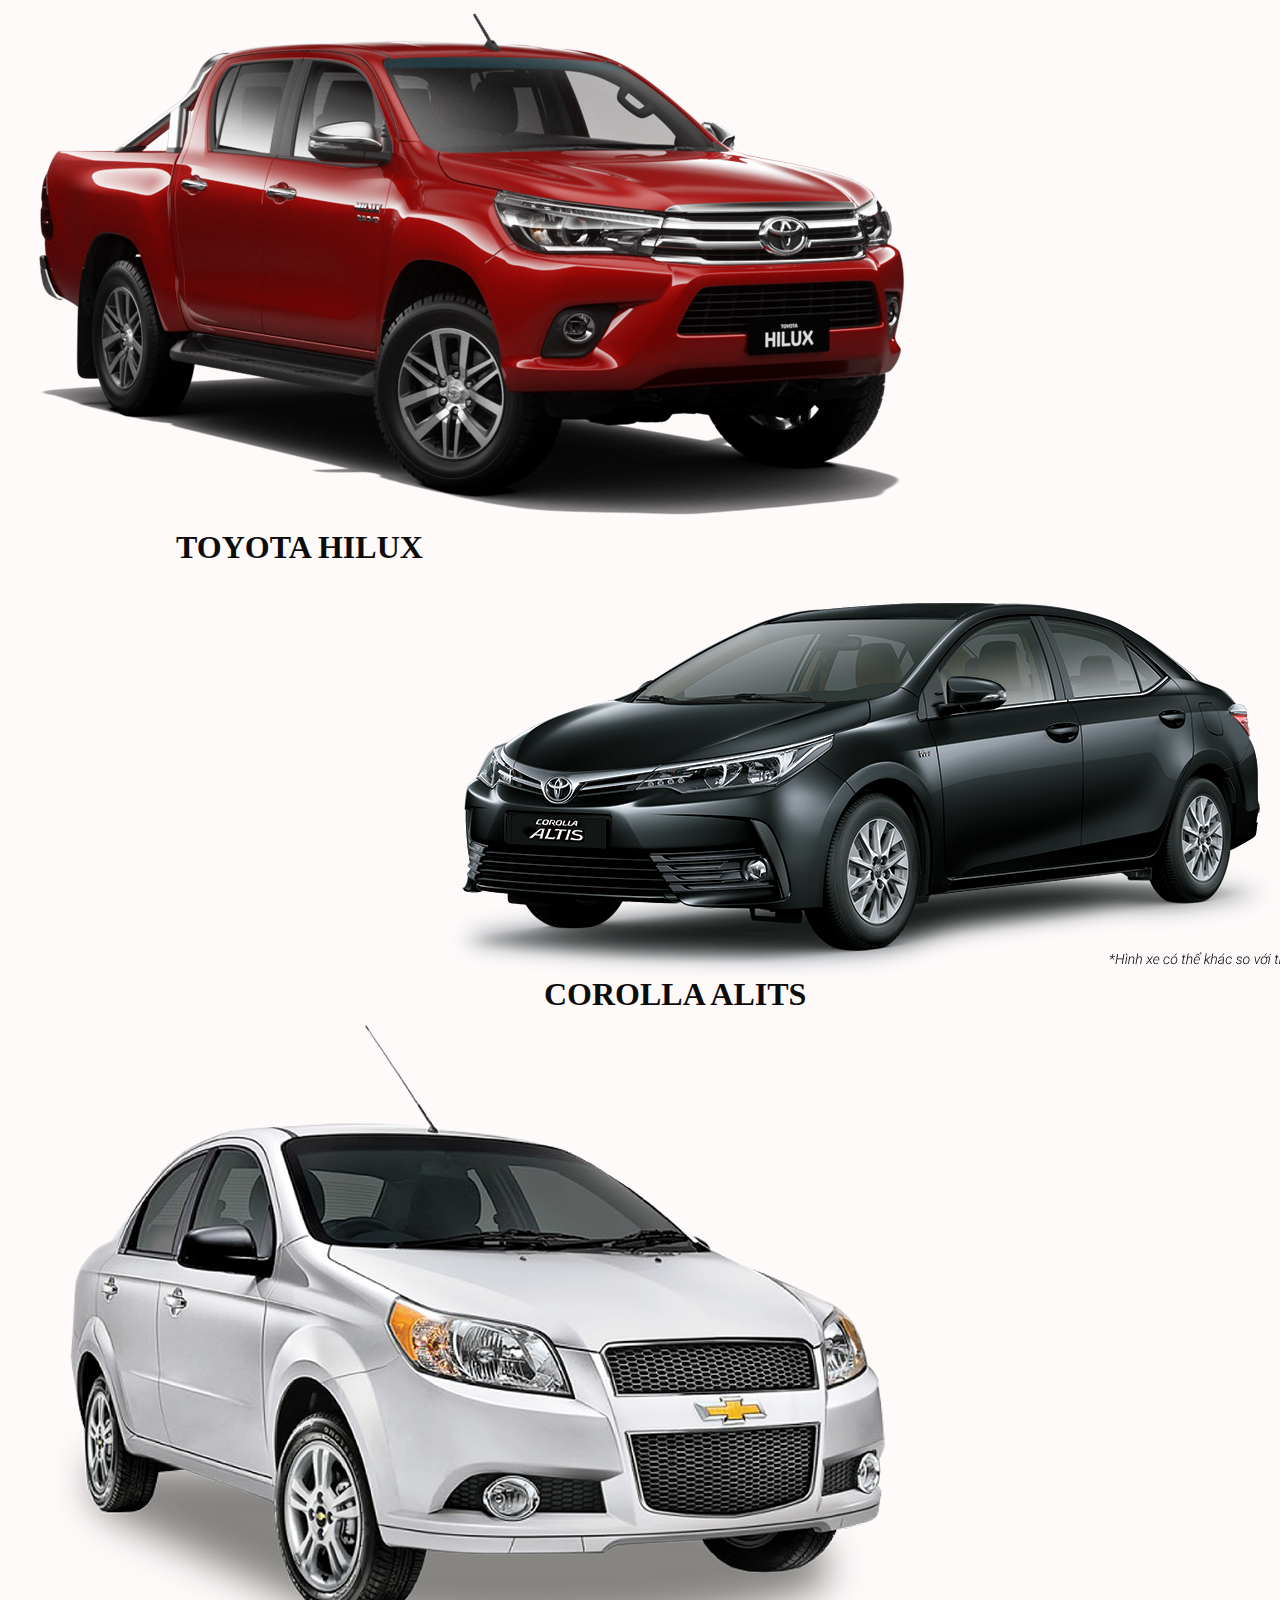
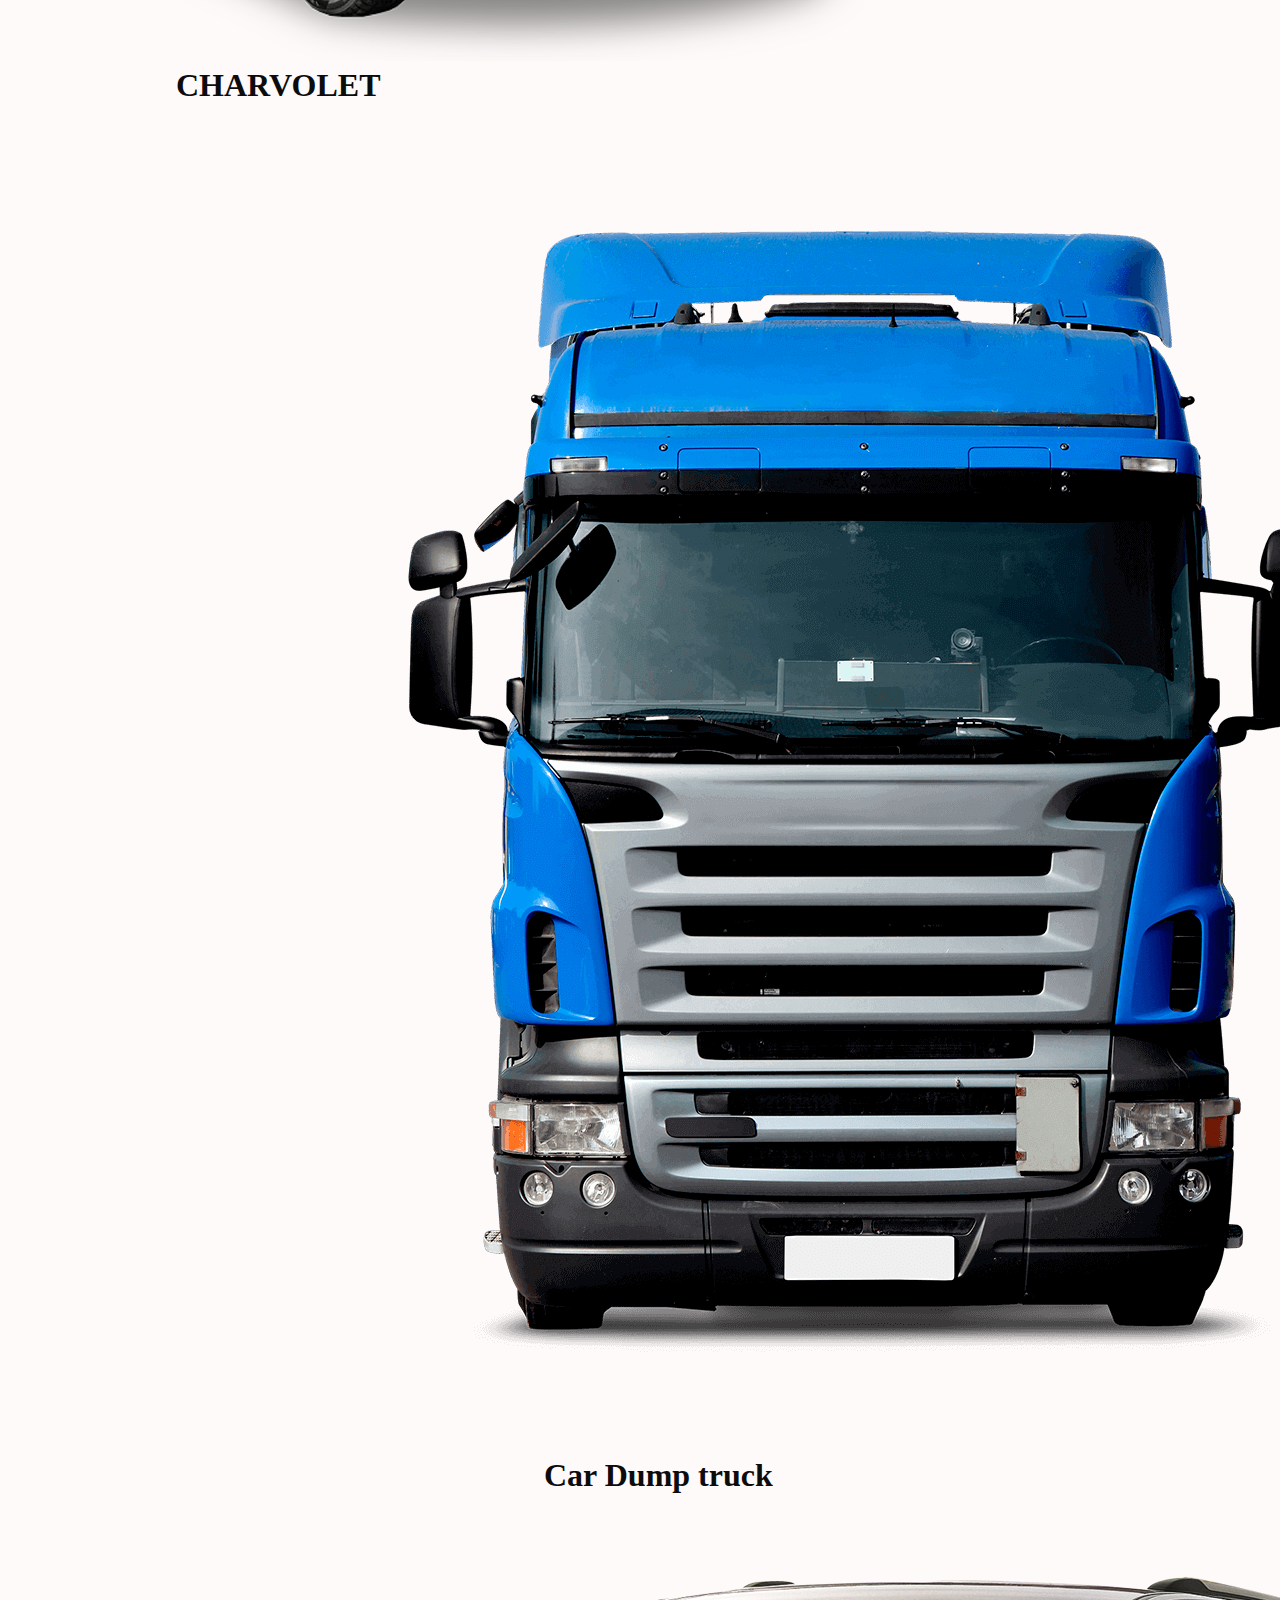
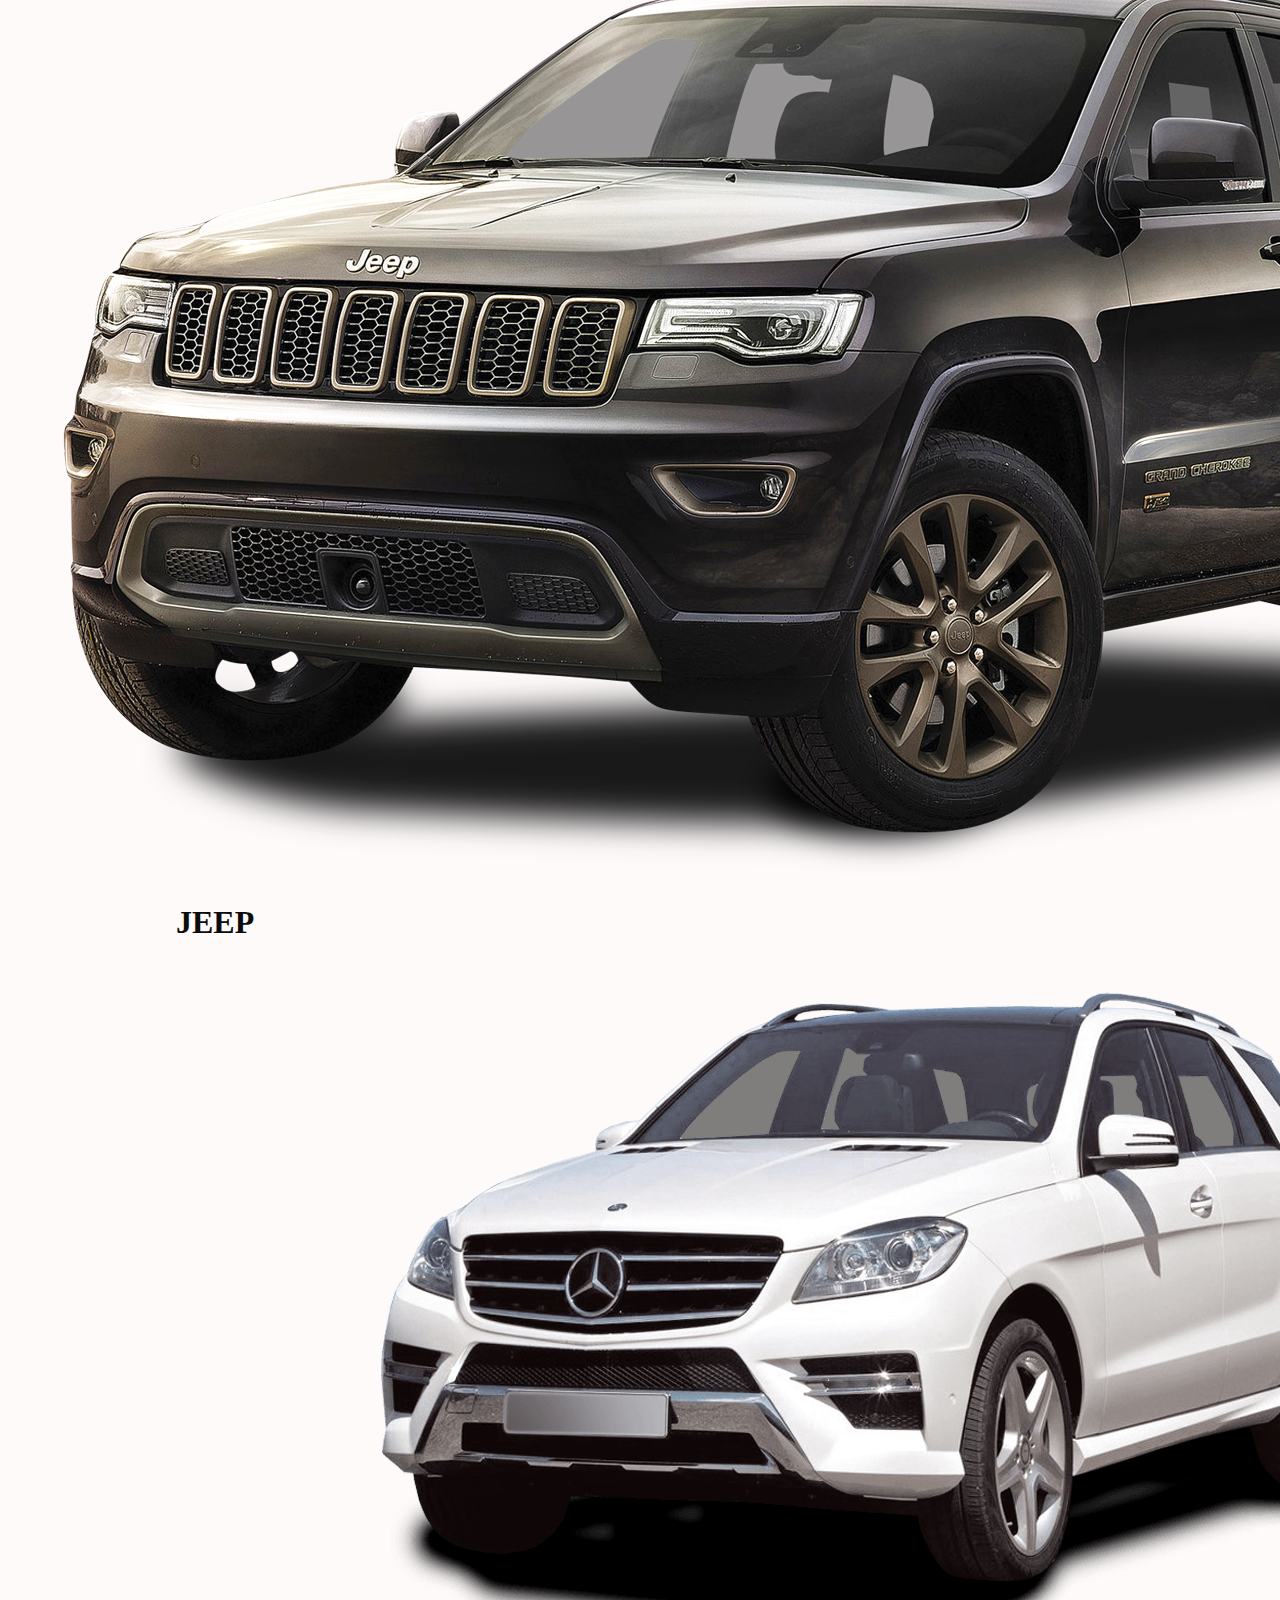
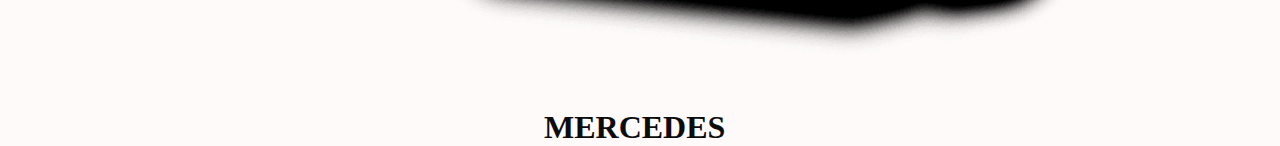
<file: gallary.html>
<html lang="en">
  <head>
    <meta charset="UTF-8" />
    <meta name="viewport" content="width=device-width, initial-scale=1.0" />
    <title>Document</title>
   
    
    <link rel="stylesheet" href="main1.css" />
   
    
    <body class="main-gallary">
        <div class="imgf">
<img src="img/pngwing.com (1).png" alt="" class="fpic">
<h1 class="title">TOYOTA HILUX</h1>
</div>
<div class="imgs">
<img src="img/pngwing.com (2).png" alt="" class="fpic">
<h1 class="title">COROLLA ALITS</h1>
</div>
<div class="imgfo">
    <img src="img/pngwing.com (3).png" alt="" class="fpic">
    <h1 class="title">CHARVOLET</h1>
    </div>

<div class="imgt">
<img src="img/pngwing.com (4).png" alt="" class="fpic">
<h1 class="title">Car Dump truck</h1>
</div>

<div class="imgfi">
<img src="img/pngwing.com (5).png" alt="" class="fpic">
<h1 class="title">JEEP</h1>
</div>
<div class="imgs">
<img src="img/marcedes.com (5).png" alt="" class="fpic">
<h1 class="title">MERCEDES</h1>
</div>
    </body>
    </html>
</file>
<file: main1.css>
*{
    margin: 0; 
    padding: 0;
    box-sizing: 0;
 }body{
    background-color: rgb(254, 250, 250);
 }.title{
    color: rgb(13, 12, 12);
    margin-left: 11rem;
   
 }.imgs{
margin-left: 23rem;
 }.imgt{
    margin-left: 23rem;
 }
</file>
